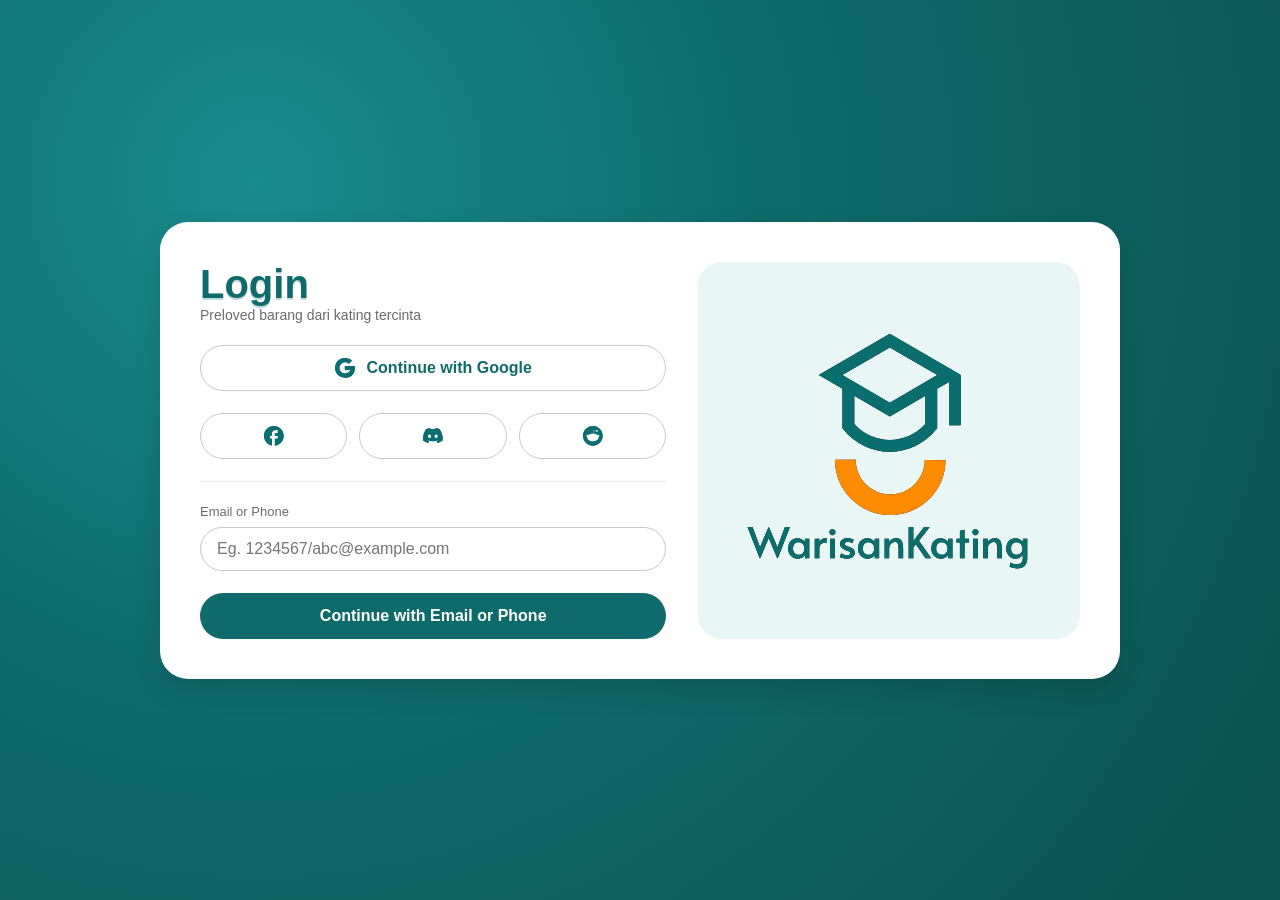
<file: index.html>
<!doctype html>
<html lang="id">
  <head>
    <meta charset="UTF-8" />
    <meta name="viewport" content="width=device-width, initial-scale=1.0" />
    <title>Login - WarisanKating</title>
    <link rel="stylesheet" href="style.css" />
  </head>
  <body>
    <main class="page">
      <section class="card">
        <div class="login-left">
          <div>
            <h1 class="login-title">Login</h1>
            <p class="login-subtitle">Preloved barang dari kating tercinta</p>
          </div>

          <button class="social-btn" type="button">
            <img src="images/Google.svg" alt="Google" />
            <span>Continue with Google</span>
          </button>

          <div class="social-row">
            <button class="social-icon" type="button">
              <img src="images/Facebook.svg" alt="Facebook" />
            </button>
            <button class="social-icon" type="button">
              <img src="images/Discord.svg" alt="Discord" />
            </button>
            <button class="social-icon" type="button">
              <img src="images/Reddit.svg" alt="Reddit" />
            </button>
          </div>

          <div class="divider"></div>

          <div class="field">
            <label for="email">Email or Phone</label>
            <input
              id="email"
              type="text"
              placeholder="Eg. 1234567/abc@example.com"
            />
          </div>

          <a class="primary-btn" href="home.html"
            >Continue with Email or Phone</a
          >
        </div>

        <aside class="side-panel">
          <img class="logo-full" src="images/Logo.svg" alt="WarisanKating" />
        </aside>
      </section>
    </main>
    <script src="script.js"></script>
  </body>
</html>
</file>
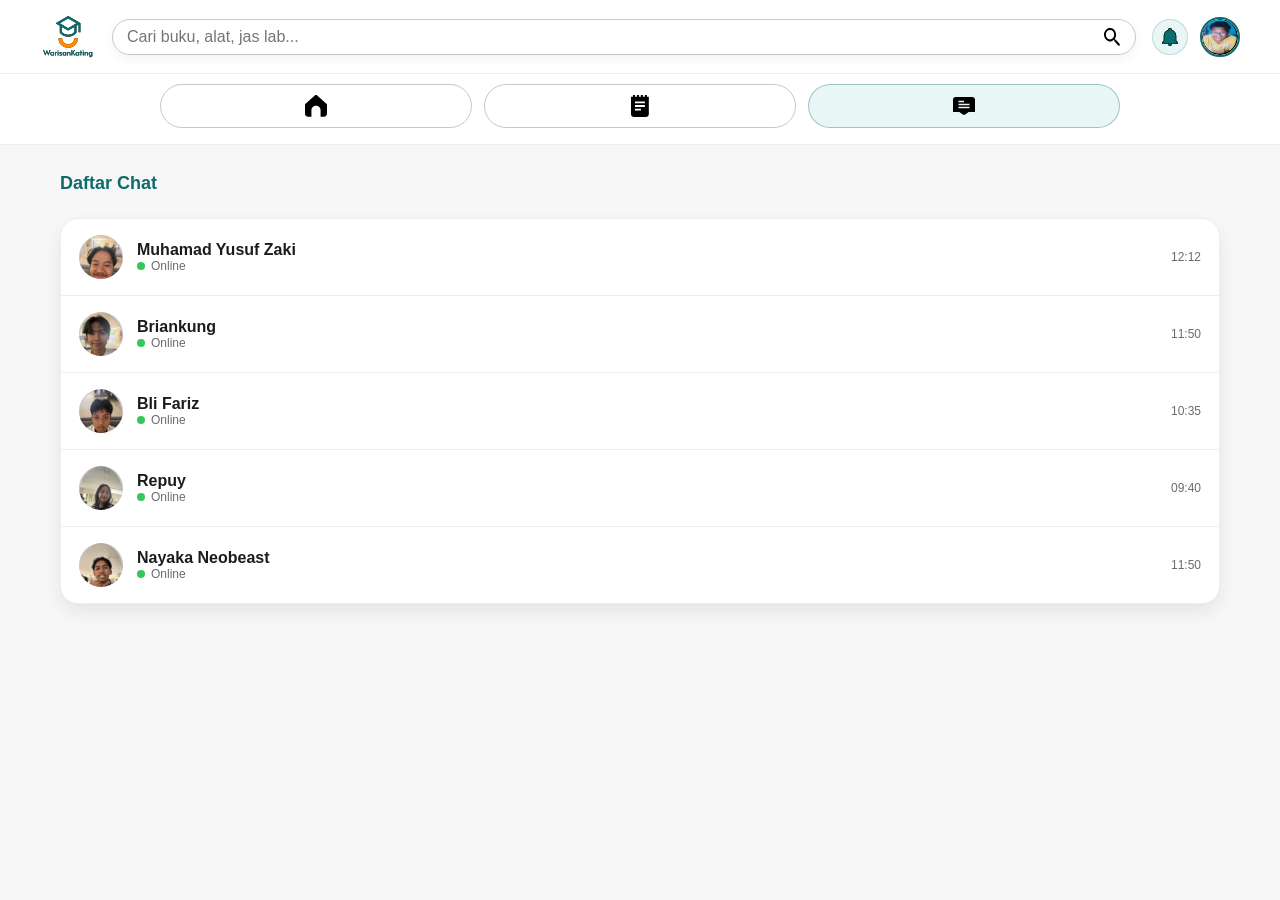
<file: chat-list.html>
<!doctype html>
<html lang="id">
  <head>
    <meta charset="UTF-8" />
    <meta name="viewport" content="width=device-width, initial-scale=1.0" />
    <title>Daftar Chat - WarisanKating</title>
    <link rel="stylesheet" href="style.css" />
  </head>
  <body class="app-shell">
    <header class="navbar">
      <div class="navbar-inner">
        <a class="brand" href="home.html">
          <img class="brand-logo" src="images/Logo.svg" alt="WarisanKating" />
        </a>
        <div class="nav-search">
          <input type="text" placeholder="Cari buku, alat, jas lab..." />
          <img class="search-icon" src="images/Search.svg" alt="Cari" />
        </div>
        <div class="nav-actions">
          <span class="nav-icon">
            <img src="images/Notifikasi.svg" alt="Notifikasi" />
          </span>
          <a class="nav-avatar" href="profile.html">
            <img src="images/Prabu.png" alt="Foto Profil" />
          </a>
        </div>
      </div>
    </header>

    <nav class="top-icons">
      <div class="top-icons-inner">
        <a class="top-link" href="home.html">
          <img src="images/Home.svg" alt="Beranda" />
        </a>
        <a class="top-link" href="sewa.html">
          <img src="images/Pesanan.svg" alt="Sewa" />
        </a>
        <a class="top-link is-active" href="chat-list.html">
          <img src="images/Chat.svg" alt="Chat" />
        </a>
      </div>
    </nav>

    <main class="page-content">
      <div class="section-title">Daftar Chat</div>
      <section class="list-card">
        <a class="list-item" href="chat-room.html?user=zaki">
          <div class="avatar">
            <img src="images/ProfileZaki.png" alt="Muhamad Yusuf Zaki" />
          </div>
          <div>
            <div class="item-name">Muhamad Yusuf Zaki</div>
            <div class="list-meta"><span class="status-dot"></span>Online</div>
          </div>
          <div class="list-meta">12:12</div>
        </a>
        <a class="list-item" href="chat-room.html?user=brian">
          <div class="avatar">
            <img src="images/ProfileBrian.png" alt="Briankung" />
          </div>
          <div>
            <div class="item-name">Briankung</div>
            <div class="list-meta"><span class="status-dot"></span>Online</div>
          </div>
          <div class="list-meta">11:50</div>
        </a>
        <a class="list-item" href="chat-room.html?user=fariz">
          <div class="avatar">
            <img src="images/ProfileFariz.png" alt="Bli Fariz" />
          </div>
          <div>
            <div class="item-name">Bli Fariz</div>
            <div class="list-meta"><span class="status-dot"></span>Online</div>
          </div>
          <div class="list-meta">10:35</div>
        </a>
        <a class="list-item" href="chat-room.html?user=reva">
          <div class="avatar">
            <img src="images/ProfileReva.png" alt="Repuy" />
          </div>
          <div>
            <div class="item-name">Repuy</div>
            <div class="list-meta"><span class="status-dot"></span>Online</div>
          </div>
          <div class="list-meta">09:40</div>
        </a>
        <a class="list-item" href="chat-room.html?user=nayaka">
          <div class="avatar">
            <img src="images/ProfileNayaka.png" alt="Nayaka Neobeast" />
          </div>
          <div>
            <div class="item-name">Nayaka Neobeast</div>
            <div class="list-meta"><span class="status-dot"></span>Online</div>
          </div>
          <div class="list-meta">11:50</div>
        </a>
      </section>
    </main>
    <script src="script.js"></script>
  </body>
</html>
</file>
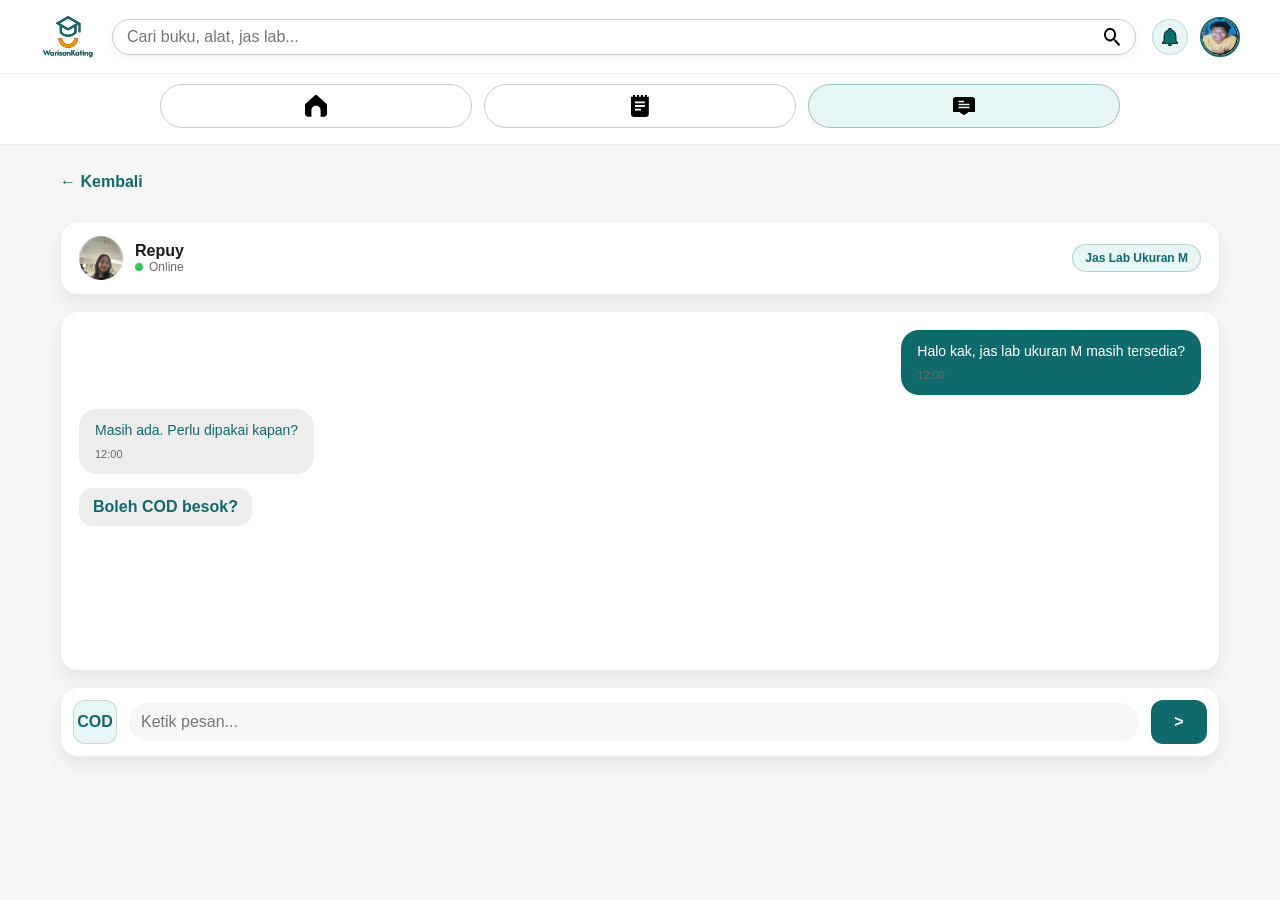
<file: chat-room.html>
<!doctype html>
<html lang="id">
  <head>
    <meta charset="UTF-8" />
    <meta name="viewport" content="width=device-width, initial-scale=1.0" />
    <title>Chat - WarisanKating</title>
    <link rel="stylesheet" href="style.css" />
  </head>
  <body class="app-shell">
    <header class="navbar">
      <div class="navbar-inner">
        <a class="brand" href="home.html">
          <img class="brand-logo" src="images/Logo.svg" alt="WarisanKating" />
        </a>
        <div class="nav-search">
          <input type="text" placeholder="Cari buku, alat, jas lab..." />
          <img class="search-icon" src="images/Search.svg" alt="Cari" />
        </div>
        <div class="nav-actions">
          <span class="nav-icon">
            <img src="images/Notifikasi.svg" alt="Notifikasi" />
          </span>
          <a class="nav-avatar" href="profile.html">
            <img src="images/Prabu.png" alt="Foto Profil" />
          </a>
        </div>
      </div>
    </header>

    <nav class="top-icons">
      <div class="top-icons-inner">
        <a class="top-link" href="home.html">
          <img src="images/Home.svg" alt="Beranda" />
        </a>
        <a class="top-link" href="sewa.html">
          <img src="images/Pesanan.svg" alt="Sewa" />
        </a>
        <a class="top-link is-active" href="chat-list.html">
          <img src="images/Chat.svg" alt="Chat" />
        </a>
      </div>
    </nav>

    <main class="page-content">
      <a class="back-link" href="chat-list.html">&larr; Kembali</a>

      <section class="chat-layout">
        <div class="chat-header">
          <div class="avatar">
            <img id="chat-avatar" src="images/ProfileReva.png" alt="Repuy" />
          </div>
          <div>
            <div class="item-name" id="chat-name">Repuy</div>
            <div class="list-meta"><span class="status-dot"></span>Online</div>
          </div>
          <div class="chat-topic" id="chat-topic">Jas Lab Ukuran M</div>
        </div>

        <div class="chat-window">
          <div class="bubble outgoing" id="chat-outgoing">
            Halo kak, jas lab ukuran M masih tersedia?
            <span class="bubble-meta">12:00</span>
          </div>
          <div class="bubble incoming" id="chat-incoming">
            Masih ada. Perlu dipakai kapan?
            <span class="bubble-meta">12:00</span>
          </div>
          <div class="quick-reply" id="chat-quick">Boleh COD besok?</div>
        </div>

        <div class="chat-input">
          <button class="icon-btn" type="button">COD</button>
          <input type="text" placeholder="Ketik pesan..." />
          <button class="send-btn" type="button">&gt;</button>
        </div>
      </section>
    </main>
    <script src="script.js"></script>
  </body>
</html>
</file>
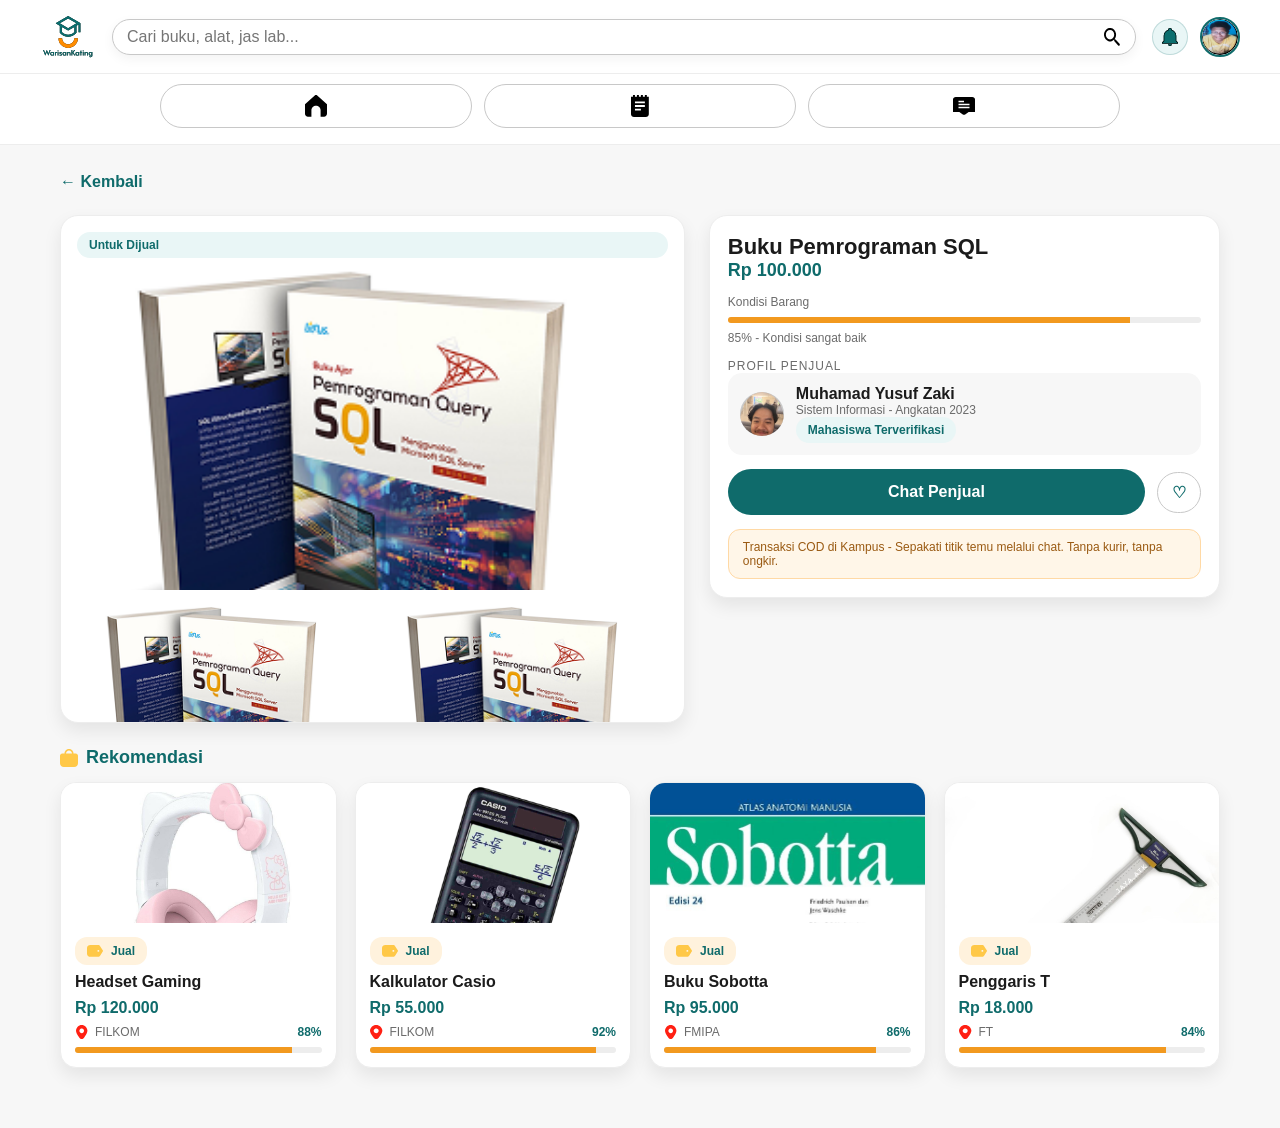
<file: detail.html>
<!doctype html>
<html lang="id">
  <head>
    <meta charset="UTF-8" />
    <meta name="viewport" content="width=device-width, initial-scale=1.0" />
    <title>Detail Produk - WarisanKating</title>
    <link rel="stylesheet" href="style.css" />
  </head>
  <body class="app-shell">
    <header class="navbar">
      <div class="navbar-inner">
        <a class="brand" href="home.html">
          <img class="brand-logo" src="images/Logo.svg" alt="WarisanKating" />
        </a>
        <div class="nav-search">
          <input type="text" placeholder="Cari buku, alat, jas lab..." />
          <img class="search-icon" src="images/Search.svg" alt="Cari" />
        </div>
        <div class="nav-actions">
          <span class="nav-icon">
            <img src="images/Notifikasi.svg" alt="Notifikasi" />
          </span>
          <a class="nav-avatar" href="profile.html">
            <img src="images/Prabu.png" alt="Foto Profil" />
          </a>
        </div>
      </div>
    </header>

    <nav class="top-icons">
      <div class="top-icons-inner">
        <a class="top-link" href="home.html">
          <img src="images/Home.svg" alt="Beranda" />
        </a>
        <a class="top-link" href="sewa.html">
          <img src="images/Pesanan.svg" alt="Sewa" />
        </a>
        <a class="top-link" href="chat-list.html">
          <img src="images/Chat.svg" alt="Chat" />
        </a>
      </div>
    </nav>

    <main class="page-content">
      <a class="back-link" href="home.html">&larr; Kembali</a>

      <section class="detail-layout">
        <div class="media-card">
          <div class="tag" id="detail-tag">Untuk Dijual</div>
          <div class="media-main">
            <img
              id="detail-main"
              src="images/buku%20ql.png"
              alt="Buku Pemrograman SQL"
            />
          </div>
          <div class="media-thumbs is-two" id="detail-thumbs">
            <div class="thumb">
              <img src="images/buku%20ql.png" alt="Detail Buku SQL" />
            </div>
            <div class="thumb">
              <img src="images/buku%20ql.png" alt="Buku SQL" />
            </div>
          </div>
        </div>

        <div class="detail-card">
          <div>
            <div class="detail-title" id="detail-title">
              Buku Pemrograman SQL
            </div>
            <div class="detail-price" id="detail-price">Rp 100.000</div>
          </div>

          <div class="progress-row">
            <div class="item-meta">Kondisi Barang</div>
            <div class="item-progress">
              <span id="detail-progress" style="width: 85%"></span>
            </div>
            <div class="item-meta" id="detail-condition">
              85% - Kondisi sangat baik
            </div>
          </div>

          <div>
            <div
              class="item-meta"
              style="text-transform: uppercase; letter-spacing: 0.08em"
            >
              Profil Penjual
            </div>
            <div class="profile-card">
              <div class="avatar">
                <img id="seller-avatar" src="images/Prabu.png" alt="Penjual" />
              </div>
              <div>
                <div class="item-name" id="seller-name">Prabu Ganteng</div>
                <div class="item-meta" id="seller-info">
                  Sistem Informasi - Angkatan 2023
                </div>
                <div class="tag">Mahasiswa Terverifikasi</div>
              </div>
            </div>
          </div>

          <div class="action-row">
            <a class="primary-btn" id="seller-chat-link" href="chat-room.html"
              >Chat Penjual</a
            >
            <button class="outline-btn" type="button">&#9825;</button>
          </div>

          <div class="note">
            Transaksi COD di Kampus - Sepakati titik temu melalui chat. Tanpa
            kurir, tanpa ongkir.
          </div>
        </div>
      </section>

      <section class="recommendations">
        <div class="section-title with-icon">
          <img src="images/rekomendasi.svg" alt="Rekomendasi" />
          <span>Rekomendasi</span>
        </div>
        <div class="item-grid" id="recommendations-grid"></div>
      </section>
    </main>
    <script src="script.js"></script>
  </body>
</html>
</file>
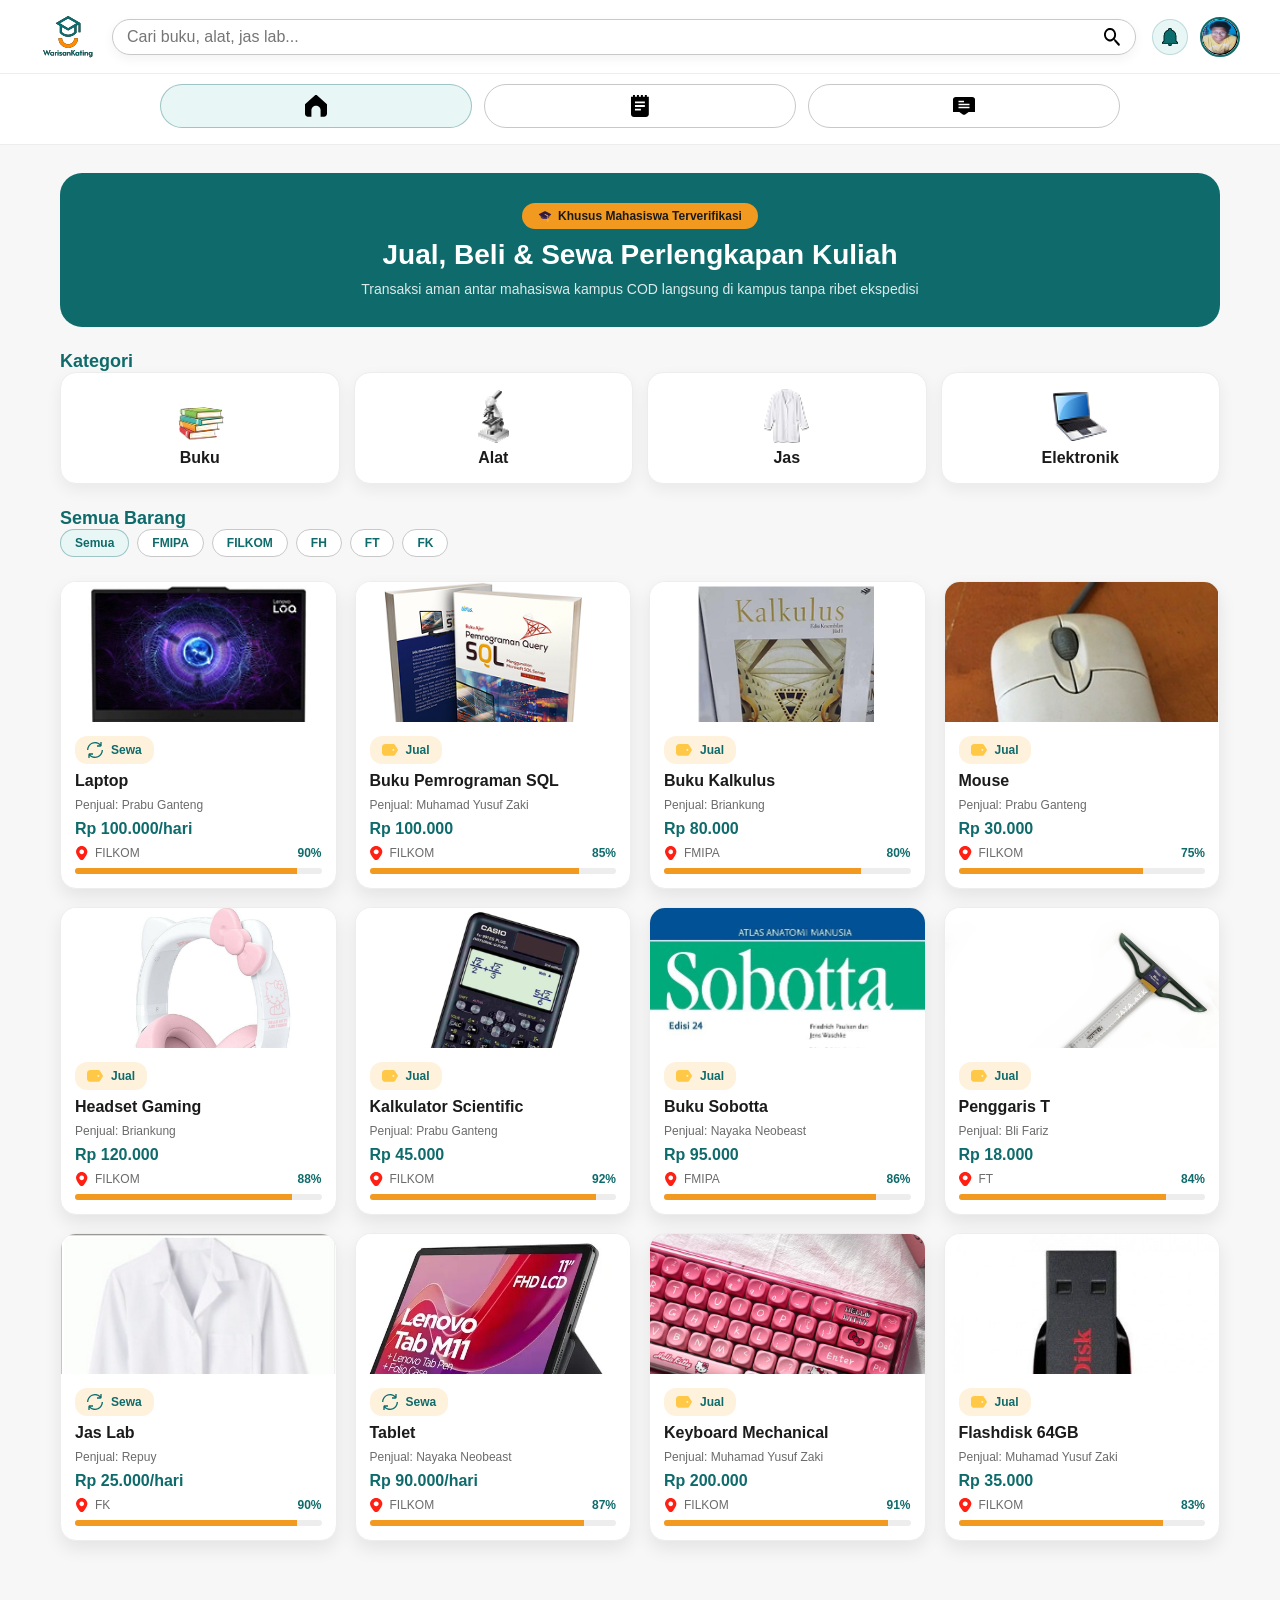
<file: home.html>
<!doctype html>
<html lang="id">
  <head>
    <meta charset="UTF-8" />
    <meta name="viewport" content="width=device-width, initial-scale=1.0" />
    <title>WarisanKating - Home</title>
    <link rel="stylesheet" href="style.css" />
  </head>
  <body class="app-shell">
    <header class="navbar">
      <div class="navbar-inner">
        <a class="brand" href="home.html">
          <img class="brand-logo" src="images/Logo.svg" alt="WarisanKating" />
        </a>
        <div class="nav-search">
          <input type="text" placeholder="Cari buku, alat, jas lab..." />
          <img class="search-icon" src="images/Search.svg" alt="Cari" />
        </div>
        <div class="nav-actions">
          <span class="nav-icon">
            <img src="images/Notifikasi.svg" alt="Notifikasi" />
          </span>
          <a class="nav-avatar" href="profile.html">
            <img src="images/Prabu.png" alt="Foto Profil" />
          </a>
        </div>
      </div>
    </header>

    <nav class="top-icons">
      <div class="top-icons-inner">
        <a class="top-link is-active" href="home.html">
          <img src="images/Home.svg" alt="Beranda" />
        </a>
        <a class="top-link" href="sewa.html">
          <img src="images/Pesanan.svg" alt="Sewa" />
        </a>
        <a class="top-link" href="chat-list.html">
          <img src="images/Chat.svg" alt="Chat" />
        </a>
      </div>
    </nav>

    <main class="page-content">
      <section class="hero">
        <span class="hero-badge">
          <img src="images/IconTerverifikasi.svg" alt="Terverifikasi" />
          Khusus Mahasiswa Terverifikasi
        </span>
        <h1 class="hero-title">Jual, Beli &amp; Sewa Perlengkapan Kuliah</h1>
        <p class="hero-subtitle">
          Transaksi aman antar mahasiswa kampus COD langsung di kampus tanpa
          ribet ekspedisi
        </p>
      </section>

      <section>
        <div class="section-title">Kategori</div>
        <div class="category-grid">
          <div class="category-card">
            <img src="images/KategoriBuku.png" alt="Buku" />
            <span>Buku</span>
          </div>
          <div class="category-card">
            <img src="images/KategoriAlat.png" alt="Alat" />
            <span>Alat</span>
          </div>
          <div class="category-card">
            <img src="images/KategoriJas.png" alt="Jas" />
            <span>Jas</span>
          </div>
          <div class="category-card">
            <img src="images/kategoriElektronik.png" alt="Elektronik" />
            <span>Elektronik</span>
          </div>
        </div>
      </section>

      <section>
        <div class="section-title">Semua Barang</div>
        <div class="filter-row">
          <span class="chip is-active">Semua</span>
          <span class="chip">FMIPA</span>
          <span class="chip">FILKOM</span>
          <span class="chip">FH</span>
          <span class="chip">FT</span>
          <span class="chip">FK</span>
        </div>
      </section>

      <section class="item-grid">
        <a class="item-card" href="detail.html?item=laptop">
          <div class="item-image">
            <img src="images/Laptop.png" alt="Laptop" />
          </div>
          <div class="item-body">
            <div class="item-tag">
              <img src="images/sewa.svg" alt="Sewa" />
              <span>Sewa</span>
            </div>
            <div class="item-name">Laptop</div>
            <div class="item-meta">Penjual: Prabu Ganteng</div>
            <div class="item-price">Rp 100.000/hari</div>
            <div class="item-row">
              <div class="item-location">
                <img src="images/lokasi.svg" alt="Lokasi" />
                <span>FILKOM</span>
              </div>
              <div class="item-rating">90%</div>
            </div>
            <div class="item-progress"><span style="width: 90%"></span></div>
          </div>
        </a>
        <a class="item-card" href="detail.html?item=buku-sql">
          <div class="item-image">
            <img src="images/buku%20ql.png" alt="Buku SQL" />
          </div>
          <div class="item-body">
            <div class="item-tag">
              <img src="images/jual.svg" alt="Jual" />
              <span>Jual</span>
            </div>
            <div class="item-name">Buku Pemrograman SQL</div>
            <div class="item-meta">Penjual: Muhamad Yusuf Zaki</div>
            <div class="item-price">Rp 100.000</div>
            <div class="item-row">
              <div class="item-location">
                <img src="images/lokasi.svg" alt="Lokasi" />
                <span>FILKOM</span>
              </div>
              <div class="item-rating">85%</div>
            </div>
            <div class="item-progress"><span style="width: 85%"></span></div>
          </div>
        </a>
        <a class="item-card" href="detail.html?item=buku-kalkulus">
          <div class="item-image">
            <img src="images/Buku%20kalkulus.png" alt="Buku Kalkulus" />
          </div>
          <div class="item-body">
            <div class="item-tag">
              <img src="images/jual.svg" alt="Jual" />
              <span>Jual</span>
            </div>
            <div class="item-name">Buku Kalkulus</div>
            <div class="item-meta">Penjual: Briankung</div>
            <div class="item-price">Rp 80.000</div>
            <div class="item-row">
              <div class="item-location">
                <img src="images/lokasi.svg" alt="Lokasi" />
                <span>FMIPA</span>
              </div>
              <div class="item-rating">80%</div>
            </div>
            <div class="item-progress"><span style="width: 80%"></span></div>
          </div>
        </a>
        <a class="item-card" href="detail.html?item=mouse">
          <div class="item-image">
            <img src="images/tikus.png" alt="Mouse" />
          </div>
          <div class="item-body">
            <div class="item-tag">
              <img src="images/jual.svg" alt="Jual" />
              <span>Jual</span>
            </div>
            <div class="item-name">Mouse</div>
            <div class="item-meta">Penjual: Prabu Ganteng</div>
            <div class="item-price">Rp 30.000</div>
            <div class="item-row">
              <div class="item-location">
                <img src="images/lokasi.svg" alt="Lokasi" />
                <span>FILKOM</span>
              </div>
              <div class="item-rating">75%</div>
            </div>
            <div class="item-progress"><span style="width: 75%"></span></div>
          </div>
        </a>
        <a class="item-card" href="detail.html?item=headset">
          <div class="item-image">
            <img src="images/ProdukHeadset.png" alt="Headset Gaming" />
          </div>
          <div class="item-body">
            <div class="item-tag">
              <img src="images/jual.svg" alt="Jual" />
              <span>Jual</span>
            </div>
            <div class="item-name">Headset Gaming</div>
            <div class="item-meta">Penjual: Briankung</div>
            <div class="item-price">Rp 120.000</div>
            <div class="item-row">
              <div class="item-location">
                <img src="images/lokasi.svg" alt="Lokasi" />
                <span>FILKOM</span>
              </div>
              <div class="item-rating">88%</div>
            </div>
            <div class="item-progress"><span style="width: 88%"></span></div>
          </div>
        </a>
        <a class="item-card" href="detail.html?item=kalkulator">
          <div class="item-image">
            <img
              src="images/ProdukKalkulator.png"
              alt="Kalkulator Scientific"
            />
          </div>
          <div class="item-body">
            <div class="item-tag">
              <img src="images/jual.svg" alt="Jual" />
              <span>Jual</span>
            </div>
            <div class="item-name">Kalkulator Scientific</div>
            <div class="item-meta">Penjual: Prabu Ganteng</div>
            <div class="item-price">Rp 45.000</div>
            <div class="item-row">
              <div class="item-location">
                <img src="images/lokasi.svg" alt="Lokasi" />
                <span>FILKOM</span>
              </div>
              <div class="item-rating">92%</div>
            </div>
            <div class="item-progress"><span style="width: 92%"></span></div>
          </div>
        </a>
        <a class="item-card" href="detail.html?item=buku-sabatta">
          <div class="item-image">
            <img src="images/ProdukSobotta.png" alt="Buku Sobotta" />
          </div>
          <div class="item-body">
            <div class="item-tag">
              <img src="images/jual.svg" alt="Jual" />
              <span>Jual</span>
            </div>
            <div class="item-name">Buku Sobotta</div>
            <div class="item-meta">Penjual: Nayaka Neobeast</div>
            <div class="item-price">Rp 95.000</div>
            <div class="item-row">
              <div class="item-location">
                <img src="images/lokasi.svg" alt="Lokasi" />
                <span>FMIPA</span>
              </div>
              <div class="item-rating">86%</div>
            </div>
            <div class="item-progress"><span style="width: 86%"></span></div>
          </div>
        </a>
        <a class="item-card" href="detail.html?item=penggaris-t">
          <div class="item-image">
            <img src="images/ProdukPenggaris.png" alt="Penggaris T" />
          </div>
          <div class="item-body">
            <div class="item-tag">
              <img src="images/jual.svg" alt="Jual" />
              <span>Jual</span>
            </div>
            <div class="item-name">Penggaris T</div>
            <div class="item-meta">Penjual: Bli Fariz</div>
            <div class="item-price">Rp 18.000</div>
            <div class="item-row">
              <div class="item-location">
                <img src="images/lokasi.svg" alt="Lokasi" />
                <span>FT</span>
              </div>
              <div class="item-rating">84%</div>
            </div>
            <div class="item-progress"><span style="width: 84%"></span></div>
          </div>
        </a>
        <a class="item-card" href="detail.html?item=jas-lab">
          <div class="item-image">
            <img src="images/ProdukJaslab.png" alt="Jas Lab" />
          </div>
          <div class="item-body">
            <div class="item-tag">
              <img src="images/sewa.svg" alt="Sewa" />
              <span>Sewa</span>
            </div>
            <div class="item-name">Jas Lab</div>
            <div class="item-meta">Penjual: Repuy</div>
            <div class="item-price">Rp 25.000/hari</div>
            <div class="item-row">
              <div class="item-location">
                <img src="images/lokasi.svg" alt="Lokasi" />
                <span>FK</span>
              </div>
              <div class="item-rating">90%</div>
            </div>
            <div class="item-progress"><span style="width: 90%"></span></div>
          </div>
        </a>
        <a class="item-card" href="detail.html?item=tablet">
          <div class="item-image">
            <img src="images/ProdukTablet.png" alt="Tablet" />
          </div>
          <div class="item-body">
            <div class="item-tag">
              <img src="images/sewa.svg" alt="Sewa" />
              <span>Sewa</span>
            </div>
            <div class="item-name">Tablet</div>
            <div class="item-meta">Penjual: Nayaka Neobeast</div>
            <div class="item-price">Rp 90.000/hari</div>
            <div class="item-row">
              <div class="item-location">
                <img src="images/lokasi.svg" alt="Lokasi" />
                <span>FILKOM</span>
              </div>
              <div class="item-rating">87%</div>
            </div>
            <div class="item-progress"><span style="width: 87%"></span></div>
          </div>
        </a>
        <a class="item-card" href="detail.html?item=keyboard">
          <div class="item-image">
            <img src="images/ProdukKeyboard.png" alt="Keyboard Mechanical" />
          </div>
          <div class="item-body">
            <div class="item-tag">
              <img src="images/jual.svg" alt="Jual" />
              <span>Jual</span>
            </div>
            <div class="item-name">Keyboard Mechanical</div>
            <div class="item-meta">Penjual: Muhamad Yusuf Zaki</div>
            <div class="item-price">Rp 200.000</div>
            <div class="item-row">
              <div class="item-location">
                <img src="images/lokasi.svg" alt="Lokasi" />
                <span>FILKOM</span>
              </div>
              <div class="item-rating">91%</div>
            </div>
            <div class="item-progress"><span style="width: 91%"></span></div>
          </div>
        </a>
        <a class="item-card" href="detail.html?item=flashdisk">
          <div class="item-image">
            <img src="images/ProdukFlashdisk.png" alt="Flashdisk 64GB" />
          </div>
          <div class="item-body">
            <div class="item-tag">
              <img src="images/jual.svg" alt="Jual" />
              <span>Jual</span>
            </div>
            <div class="item-name">Flashdisk 64GB</div>
            <div class="item-meta">Penjual: Muhamad Yusuf Zaki</div>
            <div class="item-price">Rp 35.000</div>
            <div class="item-row">
              <div class="item-location">
                <img src="images/lokasi.svg" alt="Lokasi" />
                <span>FILKOM</span>
              </div>
              <div class="item-rating">83%</div>
            </div>
            <div class="item-progress"><span style="width: 83%"></span></div>
          </div>
        </a>
      </section>
    </main>
    <script src="script.js"></script>
  </body>
</html>
</file>
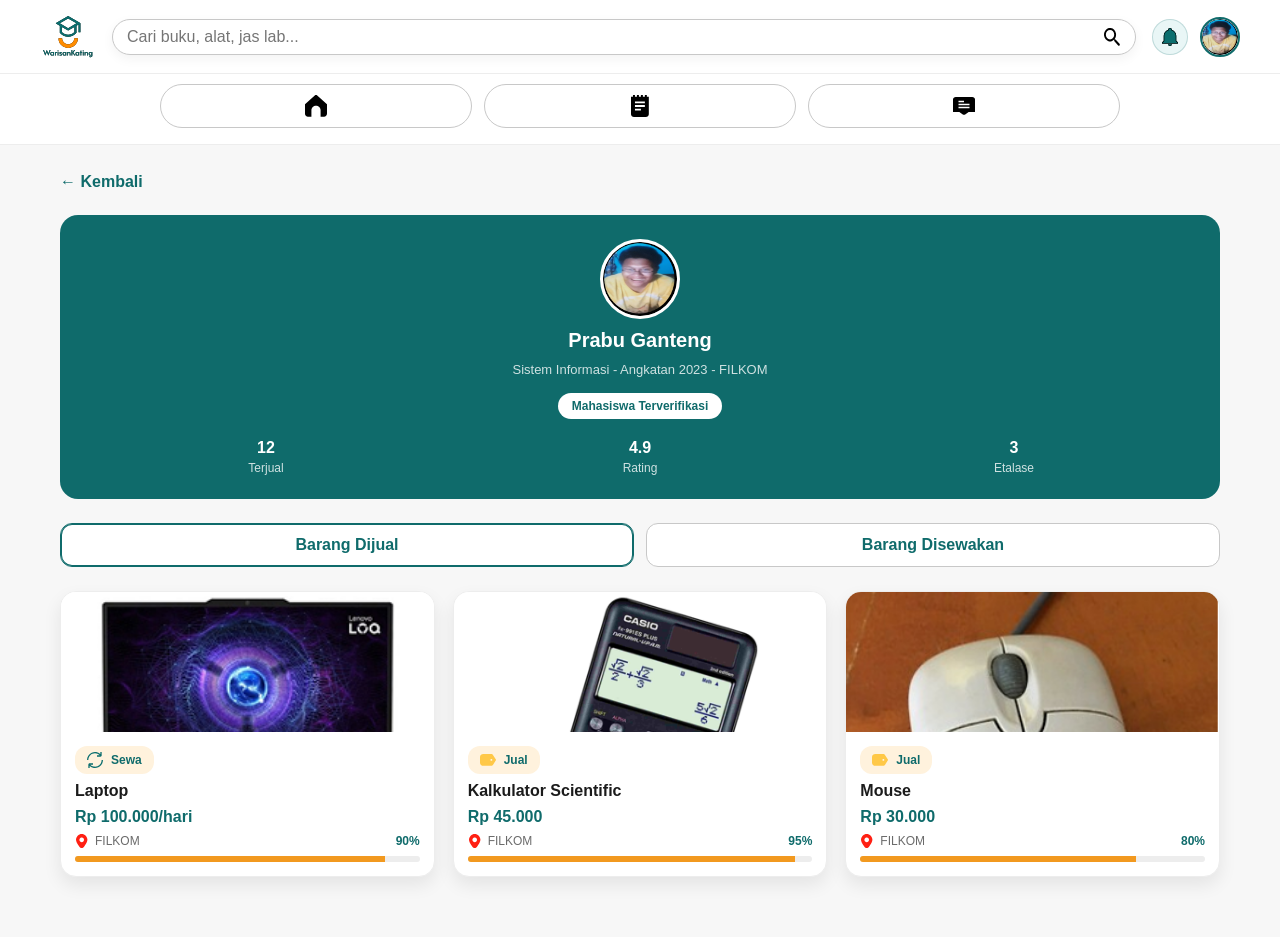
<file: profile.html>
<!doctype html>
<html lang="id">
  <head>
    <meta charset="UTF-8" />
    <meta name="viewport" content="width=device-width, initial-scale=1.0" />
    <title>Profil - WarisanKating</title>
    <link rel="stylesheet" href="style.css" />
  </head>
  <body class="app-shell">
    <header class="navbar">
      <div class="navbar-inner">
        <a class="brand" href="home.html">
          <img class="brand-logo" src="images/Logo.svg" alt="WarisanKating" />
        </a>
        <div class="nav-search">
          <input type="text" placeholder="Cari buku, alat, jas lab..." />
          <img class="search-icon" src="images/Search.svg" alt="Cari" />
        </div>
        <div class="nav-actions">
          <span class="nav-icon">
            <img src="images/Notifikasi.svg" alt="Notifikasi" />
          </span>
          <a class="nav-avatar" href="profile.html">
            <img src="images/Prabu.png" alt="Foto Profil" />
          </a>
        </div>
      </div>
    </header>

    <nav class="top-icons">
      <div class="top-icons-inner">
        <a class="top-link" href="home.html">
          <img src="images/Home.svg" alt="Beranda" />
        </a>
        <a class="top-link" href="sewa.html">
          <img src="images/Pesanan.svg" alt="Sewa" />
        </a>
        <a class="top-link" href="chat-list.html">
          <img src="images/Chat.svg" alt="Chat" />
        </a>
      </div>
    </nav>

    <main class="page-content">
      <a class="back-link" href="home.html">&larr; Kembali</a>

      <section class="profile-hero">
        <div class="profile-avatar">
          <img src="images/Prabu.png" alt="Prabu" />
        </div>
        <div class="profile-name">Prabu Ganteng</div>
        <div class="profile-subtitle">
          Sistem Informasi - Angkatan 2023 - FILKOM
        </div>
        <div class="profile-badge">Mahasiswa Terverifikasi</div>
        <div class="profile-stats">
          <div class="stat">
            <strong>12</strong>
            <span>Terjual</span>
          </div>
          <div class="stat">
            <strong>4.9</strong>
            <span>Rating</span>
          </div>
          <div class="stat">
            <strong>3</strong>
            <span>Etalase</span>
          </div>
        </div>
      </section>

      <section class="profile-tabs">
        <div class="tab-btn is-active">Barang Dijual</div>
        <div class="tab-btn">Barang Disewakan</div>
      </section>

      <section class="item-grid">
        <a class="item-card" href="detail.html?item=laptop">
          <div class="item-image">
            <img src="images/Laptop.png" alt="Laptop" />
          </div>
          <div class="item-body">
            <div class="item-tag">
              <img src="images/sewa.svg" alt="Sewa" />
              <span>Sewa</span>
            </div>
            <div class="item-name">Laptop</div>
            <div class="item-price">Rp 100.000/hari</div>
            <div class="item-row">
              <div class="item-location">
                <img src="images/lokasi.svg" alt="Lokasi" />
                <span>FILKOM</span>
              </div>
              <div class="item-rating">90%</div>
            </div>
            <div class="item-progress"><span style="width: 90%"></span></div>
          </div>
        </a>
        <a class="item-card" href="detail.html?item=kalkulator">
          <div class="item-image">
            <img src="images/ProdukKalkulator.png" alt="Kalkulator" />
          </div>
          <div class="item-body">
            <div class="item-tag">
              <img src="images/jual.svg" alt="Jual" />
              <span>Jual</span>
            </div>
            <div class="item-name">Kalkulator Scientific</div>
            <div class="item-price">Rp 45.000</div>
            <div class="item-row">
              <div class="item-location">
                <img src="images/lokasi.svg" alt="Lokasi" />
                <span>FILKOM</span>
              </div>
              <div class="item-rating">95%</div>
            </div>
            <div class="item-progress"><span style="width: 95%"></span></div>
          </div>
        </a>
        <a class="item-card" href="detail.html?item=mouse">
          <div class="item-image">
            <img src="images/tikus.png" alt="Mouse" />
          </div>
          <div class="item-body">
            <div class="item-tag">
              <img src="images/jual.svg" alt="Jual" />
              <span>Jual</span>
            </div>
            <div class="item-name">Mouse</div>
            <div class="item-price">Rp 30.000</div>
            <div class="item-row">
              <div class="item-location">
                <img src="images/lokasi.svg" alt="Lokasi" />
                <span>FILKOM</span>
              </div>
              <div class="item-rating">80%</div>
            </div>
            <div class="item-progress"><span style="width: 80%"></span></div>
          </div>
        </a>
      </section>
    </main>
    <script src="script.js"></script>
  </body>
</html>
</file>
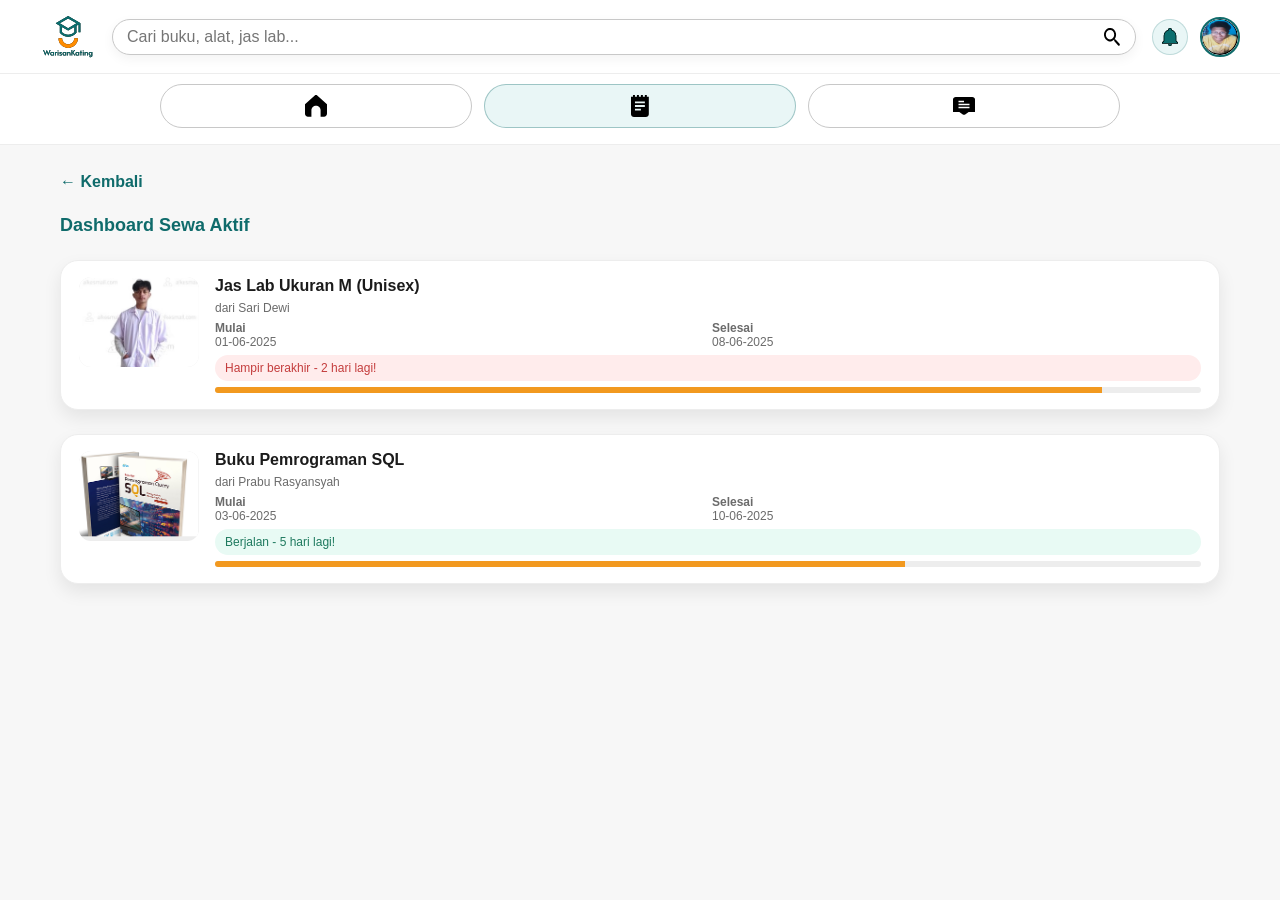
<file: sewa.html>
<!doctype html>
<html lang="id">
  <head>
    <meta charset="UTF-8" />
    <meta name="viewport" content="width=device-width, initial-scale=1.0" />
    <title>Keranjang Sewa - WarisanKating</title>
    <link rel="stylesheet" href="style.css" />
  </head>
  <body class="app-shell">
    <header class="navbar">
      <div class="navbar-inner">
        <a class="brand" href="home.html">
          <img class="brand-logo" src="images/Logo.svg" alt="WarisanKating" />
        </a>
        <div class="nav-search">
          <input type="text" placeholder="Cari buku, alat, jas lab..." />
          <img class="search-icon" src="images/Search.svg" alt="Cari" />
        </div>
        <div class="nav-actions">
          <span class="nav-icon">
            <img src="images/Notifikasi.svg" alt="Notifikasi" />
          </span>
          <a class="nav-avatar" href="profile.html">
            <img src="images/Prabu.png" alt="Foto Profil" />
          </a>
        </div>
      </div>
    </header>

    <nav class="top-icons">
      <div class="top-icons-inner">
        <a class="top-link" href="home.html">
          <img src="images/Home.svg" alt="Beranda" />
        </a>
        <a class="top-link is-active" href="sewa.html">
          <img src="images/Pesanan.svg" alt="Sewa" />
        </a>
        <a class="top-link" href="chat-list.html">
          <img src="images/Chat.svg" alt="Chat" />
        </a>
      </div>
    </nav>

    <main class="page-content">
      <a class="back-link" href="home.html">&larr; Kembali</a>

      <div class="section-title">Dashboard Sewa Aktif</div>

      <section class="rental-card">
        <div class="rental-thumb">
          <img src="images/jas%20lab.png" alt="Jas Lab" />
        </div>
        <div class="rental-info">
          <div class="item-name">Jas Lab Ukuran M (Unisex)</div>
          <div class="item-meta">dari Sari Dewi</div>
          <div class="rental-dates">
            <div>
              <strong>Mulai</strong><br />
              01-06-2025
            </div>
            <div>
              <strong>Selesai</strong><br />
              08-06-2025
            </div>
          </div>
          <span class="rental-alert">Hampir berakhir - 2 hari lagi!</span>
          <div class="item-progress"><span style="width: 90%"></span></div>
        </div>
      </section>

      <section class="rental-card">
        <div class="rental-thumb">
          <img src="images/buku%20ql.png" alt="Buku SQL" />
        </div>
        <div class="rental-info">
          <div class="item-name">Buku Pemrograman SQL</div>
          <div class="item-meta">dari Prabu Rasyansyah</div>
          <div class="rental-dates">
            <div>
              <strong>Mulai</strong><br />
              03-06-2025
            </div>
            <div>
              <strong>Selesai</strong><br />
              10-06-2025
            </div>
          </div>
          <span class="rental-alert good">Berjalan - 5 hari lagi!</span>
          <div class="item-progress"><span style="width: 70%"></span></div>
        </div>
      </section>
    </main>
    <script src="script.js"></script>
  </body>
</html>
</file>
<file: style.css>
:root {
  --teal-900: #0f6b6b;
  --teal-700: #138080;
  --teal-500: #1a9b9b;
  --mint-100: #e9f6f6;
  --gray-50: #f7f7f7;
  --gray-100: #ededed;
  --gray-300: #c8c8c8;
  --gray-600: #6b6b6b;
  --white: #ffffff;
  --orange-500: #f2991f;
  --shadow-soft: 0 12px 28px rgba(0, 0, 0, 0.12);
  --radius-lg: 22px;
  --radius-md: 14px;
  --radius-sm: 10px;
}

* {
  box-sizing: border-box;
  margin: 0;
  padding: 0;
}

html,
body {
  height: 100%;
}

body {
  font-family: "Poppins", "Segoe UI", Tahoma, sans-serif;
  color: #1b1b1b;
  background: radial-gradient(
    circle at 20% 20%,
    #1a8b8b 0%,
    #0f6b6b 40%,
    #0b5151 100%
  );
}

body.app-shell {
  background: var(--gray-50);
}

a {
  text-decoration: none;
  color: inherit;
}

img {
  max-width: 100%;
  display: block;
}

button {
  font: inherit;
  border: none;
  background: none;
  cursor: pointer;
}

input {
  font: inherit;
}

.page {
  min-height: 100vh;
  display: flex;
  align-items: center;
  justify-content: center;
  padding: 40px 20px;
}

.card {
  width: min(960px, 100%);
  background: var(--white);
  border-radius: 28px;
  box-shadow: var(--shadow-soft);
  display: grid;
  grid-template-columns: 1.1fr 0.9fr;
  gap: 32px;
  padding: 40px;
}

@media (max-width: 900px) {
  .card {
    grid-template-columns: 1fr;
    padding: 32px 24px;
  }
}

.login-left {
  display: flex;
  flex-direction: column;
  gap: 22px;
}

.login-title {
  font-size: 40px;
  font-weight: 700;
  color: var(--teal-900);
  text-shadow: 0 2px 0 rgba(15, 107, 107, 0.25);
}

.login-subtitle {
  color: var(--gray-600);
  font-size: 14px;
}

.social-btn {
  display: flex;
  align-items: center;
  justify-content: center;
  gap: 12px;
  border: 1px solid var(--gray-300);
  border-radius: 999px;
  padding: 12px 18px;
  font-weight: 600;
  color: var(--teal-900);
}

.social-btn img {
  width: 20px;
  height: 20px;
  object-fit: contain;
}

.social-row {
  display: grid;
  grid-template-columns: repeat(3, 1fr);
  gap: 12px;
}

.social-icon {
  height: 46px;
  border: 1px solid var(--gray-300);
  border-radius: 999px;
  display: grid;
  place-items: center;
  color: var(--teal-900);
  font-weight: 700;
}

.social-icon img {
  width: 20px;
  height: 20px;
  object-fit: contain;
}

.divider {
  height: 1px;
  background: var(--gray-100);
}

.field {
  display: flex;
  flex-direction: column;
  gap: 8px;
}

.field label {
  font-size: 13px;
  color: var(--gray-600);
}

.field input {
  border: 1px solid var(--gray-300);
  border-radius: 999px;
  padding: 12px 16px;
  outline: none;
}

.field input:focus {
  border-color: var(--teal-700);
  box-shadow: 0 0 0 3px rgba(19, 128, 128, 0.15);
}

.primary-btn {
  background: var(--teal-900);
  color: var(--white);
  padding: 14px 18px;
  border-radius: 999px;
  font-weight: 600;
  display: inline-flex;
  align-items: center;
  justify-content: center;
  text-align: center;
}

.side-panel {
  background: var(--mint-100);
  border-radius: 24px;
  display: grid;
  place-items: center;
  padding: 32px;
  text-align: center;
  gap: 16px;
}

.logo-full {
  width: min(320px, 100%);
  height: auto;
  display: block;
}

.navbar {
  background: var(--white);
  border-bottom: 1px solid var(--gray-100);
  padding: 14px 20px;
}

.navbar-inner {
  width: min(1200px, 100%);
  margin: 0 auto;
  display: grid;
  grid-template-columns: auto 1fr auto;
  gap: 16px;
  align-items: center;
}

.brand {
  display: flex;
  align-items: center;
  color: var(--teal-900);
  font-weight: 700;
}

.brand-logo {
  width: 56px;
  height: auto;
  display: block;
}

.nav-search {
  display: flex;
  align-items: center;
  gap: 12px;
  background: var(--white);
  border: 1px solid var(--gray-300);
  border-radius: 999px;
  padding: 8px 14px;
  box-shadow: 0 4px 12px rgba(0, 0, 0, 0.05);
}

.search-icon {
  width: 18px;
  height: 18px;
  object-fit: contain;
}

.nav-search input {
  border: none;
  outline: none;
  width: 100%;
}

.nav-actions {
  display: flex;
  align-items: center;
  gap: 12px;
}

.nav-icon {
  width: 36px;
  height: 36px;
  border-radius: 999px;
  background: var(--mint-100);
  border: 1px solid rgba(15, 107, 107, 0.2);
  display: grid;
  place-items: center;
  font-weight: 700;
  color: var(--teal-900);
}

.nav-icon img {
  width: 18px;
  height: 18px;
  object-fit: contain;
}

.nav-avatar {
  width: 40px;
  height: 40px;
  border-radius: 50%;
  border: 2px solid var(--teal-900);
  background: var(--white);
  display: grid;
  place-items: center;
  font-weight: 700;
  color: var(--teal-900);
  overflow: hidden;
}

.nav-avatar img {
  width: 100%;
  height: 100%;
  object-fit: cover;
  border-radius: 50%;
}

.top-icons {
  background: var(--white);
  border-bottom: 1px solid var(--gray-100);
  padding: 10px 20px 16px;
}

.top-icons-inner {
  width: min(960px, 100%);
  margin: 0 auto;
  display: grid;
  grid-template-columns: repeat(3, 1fr);
  gap: 12px;
}

.top-link {
  border: 1px solid var(--gray-300);
  border-radius: 999px;
  padding: 10px;
  display: grid;
  place-items: center;
  color: var(--teal-900);
  font-weight: 700;
}

.top-link img {
  width: 22px;
  height: 22px;
  object-fit: contain;
}

.top-link.is-active {
  background: var(--mint-100);
  border-color: rgba(15, 107, 107, 0.35);
}

.page-content {
  width: min(1200px, 100%);
  margin: 0 auto;
  padding: 28px 20px 60px;
  display: flex;
  flex-direction: column;
  gap: 24px;
}

.hero {
  background: var(--teal-900);
  color: var(--white);
  border-radius: 22px;
  padding: 30px;
  text-align: center;
  display: grid;
  gap: 10px;
}

.hero-badge {
  justify-self: center;
  background: var(--orange-500);
  color: #1b1b1b;
  padding: 6px 16px;
  border-radius: 999px;
  font-weight: 600;
  font-size: 12px;
  display: inline-flex;
  align-items: center;
  gap: 6px;
}

.hero-badge img {
  width: 14px;
  height: 14px;
  object-fit: contain;
}

.hero-title {
  font-size: 28px;
  font-weight: 700;
}

.hero-subtitle {
  color: rgba(255, 255, 255, 0.85);
  font-size: 14px;
}

.category-grid {
  display: grid;
  grid-template-columns: repeat(auto-fit, minmax(140px, 1fr));
  gap: 14px;
}

.category-card {
  background: var(--white);
  border: 1px solid var(--gray-100);
  border-radius: 16px;
  padding: 16px;
  display: grid;
  gap: 6px;
  place-items: center;
  box-shadow: 0 6px 16px rgba(0, 0, 0, 0.06);
  font-weight: 600;
}

.category-card img {
  width: 54px;
  height: 54px;
  object-fit: contain;
}

.section-title {
  font-weight: 700;
  font-size: 18px;
  color: var(--teal-900);
}

.section-title.with-icon {
  display: inline-flex;
  align-items: center;
  gap: 8px;
}

.section-title.with-icon img {
  width: 18px;
  height: 18px;
  object-fit: contain;
}

.recommendations {
  display: grid;
  gap: 14px;
}

.filter-row {
  display: flex;
  flex-wrap: wrap;
  gap: 8px;
}

.chip {
  padding: 6px 14px;
  border-radius: 999px;
  border: 1px solid var(--gray-300);
  background: var(--white);
  font-size: 12px;
  font-weight: 600;
  color: var(--teal-900);
}

.chip.is-active {
  background: var(--mint-100);
  border-color: rgba(15, 107, 107, 0.35);
}

.item-grid {
  display: grid;
  grid-template-columns: repeat(auto-fit, minmax(220px, 1fr));
  gap: 18px;
}

.item-card {
  background: var(--white);
  border-radius: 16px;
  border: 1px solid var(--gray-100);
  box-shadow: 0 8px 18px rgba(0, 0, 0, 0.08);
  overflow: hidden;
  display: grid;
}

.item-image {
  height: 140px;
  background: var(--white);
  display: grid;
  place-items: center;
  color: var(--gray-600);
  font-weight: 600;
  overflow: hidden;
}

.item-image img {
  width: 100%;
  height: 100%;
  object-fit: cover;
  object-position: center;
}

.item-body {
  padding: 14px;
  display: grid;
  gap: 8px;
}

.item-tag {
  justify-self: start;
  display: inline-flex;
  align-items: center;
  gap: 8px;
  padding: 6px 12px;
  border-radius: 12px;
  background: #fff2dd;
  color: var(--teal-900);
  font-size: 12px;
  font-weight: 600;
}

.item-tag img {
  width: 16px;
  height: 16px;
  object-fit: contain;
}

.item-name {
  font-weight: 700;
}

.item-price {
  color: var(--teal-900);
  font-weight: 700;
}

.item-meta {
  font-size: 12px;
  color: var(--gray-600);
}

.item-location {
  display: inline-flex;
  align-items: center;
  gap: 6px;
  font-size: 12px;
  color: var(--gray-600);
}

.item-row {
  display: flex;
  align-items: center;
  justify-content: space-between;
  gap: 10px;
}

.item-rating {
  font-size: 12px;
  font-weight: 700;
  color: var(--teal-900);
}

.item-location img {
  width: 14px;
  height: 14px;
  object-fit: contain;
}

.item-progress {
  height: 6px;
  background: var(--gray-100);
  border-radius: 999px;
  overflow: hidden;
}

.item-progress span {
  display: block;
  height: 100%;
  width: 70%;
  background: var(--orange-500);
}

.detail-layout {
  display: grid;
  grid-template-columns: 1.1fr 0.9fr;
  gap: 24px;
  align-items: start;
}

@media (max-width: 900px) {
  .detail-layout {
    grid-template-columns: 1fr;
  }
}

.back-link {
  color: var(--teal-900);
  font-weight: 600;
  display: inline-flex;
  align-items: center;
  gap: 8px;
}

.media-card {
  background: var(--white);
  border-radius: 18px;
  border: 1px solid var(--gray-100);
  padding: 16px;
  display: grid;
  gap: 12px;
  box-shadow: 0 8px 18px rgba(0, 0, 0, 0.08);
  align-content: start;
  overflow: hidden;
}

.media-main {
  border-radius: 14px;
  background: var(--white);
  height: 320px;
  display: grid;
  place-items: center;
  font-weight: 600;
  color: var(--gray-600);
  overflow: hidden;
}

.media-main img {
  width: 100%;
  height: 100%;
  object-fit: cover;
  object-position: center;
  border-radius: 14px;
}

.media-thumbs {
  display: grid;
  grid-template-columns: repeat(3, 1fr);
  gap: 10px;
  margin-top: 4px;
}

.media-thumbs.is-two {
  grid-template-columns: repeat(2, 1fr);
}

.thumb {
  border-radius: 12px;
  background: var(--white);
  height: 100px;
  display: grid;
  place-items: center;
  font-size: 12px;
  color: var(--gray-600);
}

.thumb img {
  width: 100%;
  height: 100%;
  object-fit: cover;
  object-position: center;
  border-radius: 12px;
}

.detail-card {
  background: var(--white);
  border-radius: 18px;
  border: 1px solid var(--gray-100);
  padding: 18px;
  display: grid;
  gap: 14px;
  box-shadow: 0 8px 18px rgba(0, 0, 0, 0.08);
}

.tag {
  display: inline-flex;
  align-items: center;
  gap: 6px;
  padding: 6px 12px;
  border-radius: 999px;
  background: var(--mint-100);
  color: var(--teal-900);
  font-size: 12px;
  font-weight: 600;
}

.detail-title {
  font-size: 22px;
  font-weight: 700;
}

.detail-price {
  color: var(--teal-900);
  font-weight: 700;
  font-size: 18px;
}

.progress-row {
  display: grid;
  gap: 8px;
}

.profile-card {
  display: grid;
  grid-template-columns: auto 1fr;
  gap: 12px;
  align-items: center;
  background: var(--gray-50);
  border-radius: 14px;
  padding: 12px;
}

.avatar {
  width: 44px;
  height: 44px;
  border-radius: 50%;
  background: var(--gray-300);
  display: grid;
  place-items: center;
  font-weight: 700;
  color: var(--white);
  overflow: hidden;
}

.avatar img {
  width: 100%;
  height: 100%;
  object-fit: cover;
  border-radius: 50%;
}

.action-row {
  display: grid;
  grid-template-columns: 1fr auto;
  gap: 12px;
  align-items: center;
}

.outline-btn {
  border: 1px solid var(--gray-300);
  border-radius: 999px;
  padding: 10px 14px;
  font-weight: 600;
  color: var(--teal-900);
}

.note {
  background: #fff6e8;
  border: 1px solid #ffd9a5;
  color: #9a5a12;
  padding: 10px 14px;
  border-radius: 12px;
  font-size: 12px;
}

.list-card {
  background: var(--white);
  border-radius: 18px;
  border: 1px solid var(--gray-100);
  box-shadow: 0 8px 18px rgba(0, 0, 0, 0.08);
  overflow: hidden;
}

.list-item {
  display: grid;
  grid-template-columns: auto 1fr auto;
  gap: 14px;
  align-items: center;
  padding: 16px 18px;
  border-bottom: 1px solid var(--gray-100);
}

.list-item:last-child {
  border-bottom: none;
}

.list-meta {
  font-size: 12px;
  color: var(--gray-600);
}

.status-dot {
  width: 8px;
  height: 8px;
  border-radius: 50%;
  background: #34c759;
  display: inline-block;
  margin-right: 6px;
}

.chat-layout {
  display: grid;
  gap: 16px;
  margin-top: 6px;
}

.chat-header {
  background: var(--white);
  border-radius: 18px;
  border: 1px solid var(--gray-100);
  padding: 14px 18px;
  display: grid;
  grid-template-columns: auto 1fr auto;
  gap: 12px;
  align-items: center;
  box-shadow: 0 8px 18px rgba(0, 0, 0, 0.08);
}

.chat-topic {
  background: var(--mint-100);
  border: 1px solid rgba(15, 107, 107, 0.25);
  color: var(--teal-900);
  padding: 6px 12px;
  border-radius: 999px;
  font-size: 12px;
  font-weight: 600;
}

.chat-window {
  background: var(--white);
  border-radius: 18px;
  border: 1px solid var(--gray-100);
  padding: 18px;
  display: flex;
  flex-direction: column;
  gap: 14px;
  min-height: 360px;
  box-shadow: 0 8px 18px rgba(0, 0, 0, 0.08);
}

.bubble {
  max-width: 70%;
  padding: 12px 16px;
  border-radius: 18px;
  font-size: 14px;
  line-height: 1.4;
}

.bubble.incoming {
  background: var(--gray-100);
  color: var(--teal-900);
  align-self: flex-start;
}

.bubble.outgoing {
  background: var(--teal-900);
  color: var(--white);
  align-self: flex-end;
}

.bubble-meta {
  font-size: 11px;
  color: var(--gray-600);
  margin-top: 6px;
  display: block;
}

.quick-reply {
  align-self: flex-start;
  background: var(--gray-100);
  border-radius: 14px;
  padding: 10px 14px;
  font-weight: 600;
  color: var(--teal-900);
}

.chat-input {
  background: var(--white);
  border-radius: 18px;
  border: 1px solid var(--gray-100);
  padding: 12px;
  display: grid;
  grid-template-columns: auto 1fr auto;
  gap: 12px;
  align-items: center;
  box-shadow: 0 8px 18px rgba(0, 0, 0, 0.08);
}

.chat-input input {
  border: none;
  outline: none;
  padding: 10px 12px;
  background: var(--gray-50);
  border-radius: 999px;
}

.icon-btn {
  width: 44px;
  height: 44px;
  border-radius: 12px;
  display: grid;
  place-items: center;
  background: var(--mint-100);
  border: 1px solid rgba(15, 107, 107, 0.2);
  font-weight: 700;
  color: var(--teal-900);
}

.send-btn {
  width: 56px;
  height: 44px;
  border-radius: 12px;
  background: var(--teal-900);
  color: var(--white);
  font-weight: 700;
  display: grid;
  place-items: center;
}

.rental-card {
  background: var(--white);
  border-radius: 18px;
  border: 1px solid var(--gray-100);
  padding: 16px 18px;
  display: grid;
  grid-template-columns: auto 1fr;
  gap: 16px;
  box-shadow: 0 8px 18px rgba(0, 0, 0, 0.08);
}

.rental-thumb {
  width: 120px;
  height: 90px;
  border-radius: 12px;
  background: var(--gray-100);
  display: grid;
  place-items: center;
  color: var(--gray-600);
  font-size: 12px;
}

.rental-thumb img {
  width: 100%;
  height: 100%;
  object-fit: cover;
  border-radius: 12px;
}

.rental-info {
  display: grid;
  gap: 6px;
}

.rental-dates {
  display: grid;
  grid-template-columns: repeat(2, minmax(0, 1fr));
  gap: 8px;
  font-size: 12px;
  color: var(--gray-600);
}

.rental-alert {
  background: #ffecec;
  color: #c43d3d;
  font-size: 12px;
  padding: 6px 10px;
  border-radius: 999px;
  display: inline-flex;
  align-items: center;
  gap: 6px;
}

.rental-alert.good {
  background: #e8faf4;
  color: #1f7a5f;
}

.profile-hero {
  background: var(--teal-900);
  color: var(--white);
  border-radius: 18px;
  padding: 24px;
  display: grid;
  gap: 10px;
  text-align: center;
}

.profile-avatar {
  width: 80px;
  height: 80px;
  border-radius: 50%;
  border: 3px solid var(--white);
  background: var(--gray-300);
  margin: 0 auto;
  display: grid;
  place-items: center;
  font-weight: 700;
}

.profile-avatar img {
  width: 100%;
  height: 100%;
  object-fit: cover;
  border-radius: 50%;
}

.profile-name {
  font-size: 20px;
  font-weight: 700;
}

.profile-subtitle {
  font-size: 13px;
  color: rgba(255, 255, 255, 0.8);
}

.profile-badge {
  margin: 6px auto 0;
  background: var(--white);
  color: var(--teal-900);
  padding: 6px 14px;
  border-radius: 999px;
  font-size: 12px;
  font-weight: 600;
  display: inline-flex;
  align-items: center;
  gap: 6px;
}

.profile-stats {
  margin-top: 10px;
  display: grid;
  grid-template-columns: repeat(3, 1fr);
  gap: 10px;
}

.stat {
  display: grid;
  gap: 4px;
  font-size: 12px;
  color: rgba(255, 255, 255, 0.8);
}

.stat strong {
  font-size: 16px;
  color: var(--white);
}

.profile-tabs {
  display: grid;
  grid-template-columns: repeat(2, minmax(0, 1fr));
  gap: 12px;
}

.tab-btn {
  border: 1px solid var(--gray-300);
  border-radius: 12px;
  padding: 12px 14px;
  font-weight: 600;
  text-align: center;
  background: var(--white);
  color: var(--teal-900);
}

.tab-btn.is-active {
  border-color: var(--teal-900);
  box-shadow: inset 0 0 0 1px var(--teal-900);
}
</file>
